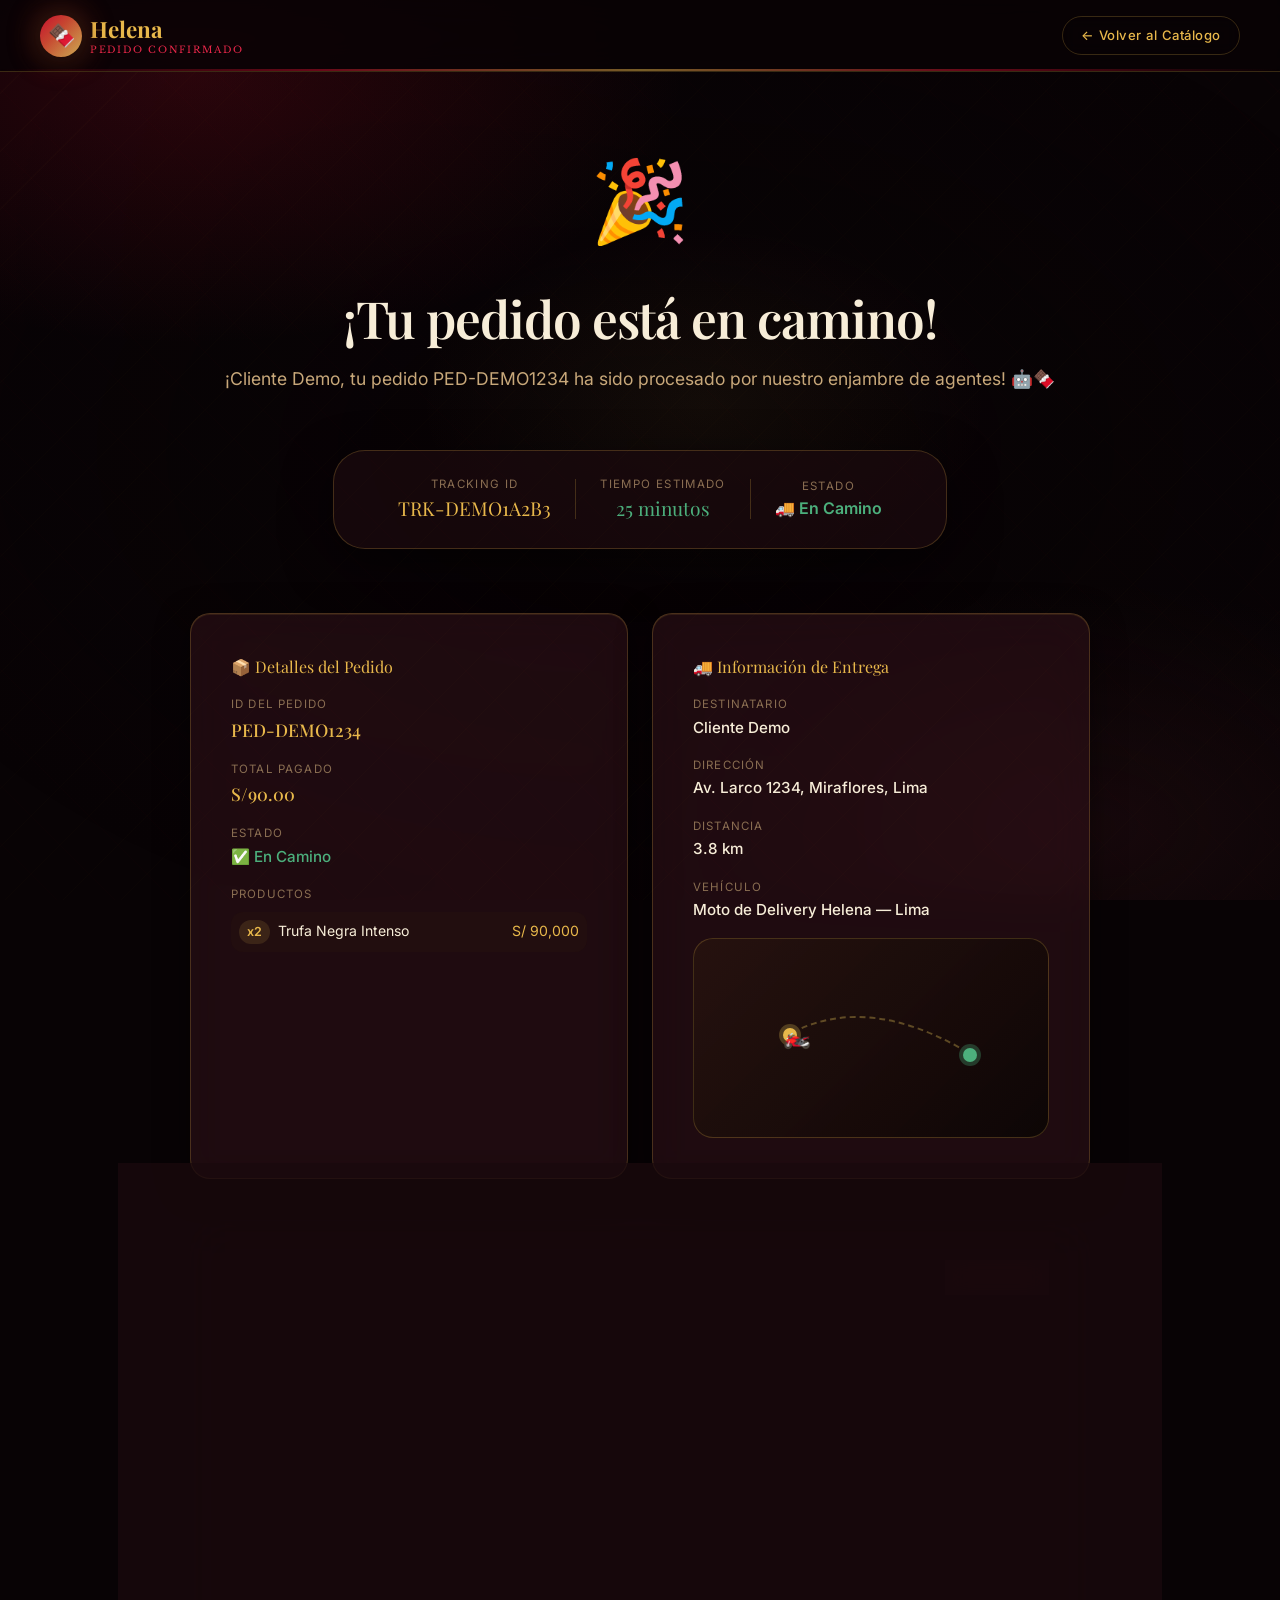
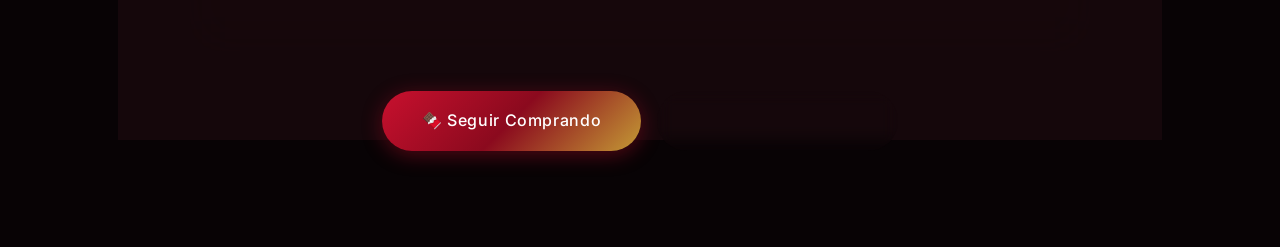
<file: frontend/success.html>
<!DOCTYPE html>
<html lang="es">
<head>
  <meta charset="UTF-8">
  <meta name="viewport" content="width=device-width, initial-scale=1.0">
  <meta name="description" content="¡Pedido confirmado! — Chocolates Helena Perú. Tu pedido está en camino en Lima.">
  <title>¡Éxito! Tu pedido está en camino — Chocolates Helena Perú</title>
  <link rel="stylesheet" href="css/main.css">
  <link rel="stylesheet" href="css/animations.css">
  <style>
    .success-page { min-height: 100vh; display: flex; align-items: center; justify-content: center; padding: calc(var(--nav-height) + var(--space-2xl)) var(--space-xl) var(--space-3xl); }
    .success-container { max-width: 900px; width: 100%; }
    .success-hero { text-align: center; margin-bottom: var(--space-2xl); }
    .success-icon { font-size: 5rem; display: block; margin-bottom: var(--space-lg); animation: successBounce 0.6s ease forwards, float 3s ease-in-out 0.6s infinite; }
    .success-title { font-size: clamp(2rem,4vw,3.2rem); margin-bottom: var(--space-md); color: var(--cream); }
    .success-subtitle { font-size: 1.1rem; color: var(--text-secondary); margin-bottom: var(--space-xl); }
    .success-grid { display: grid; grid-template-columns: 1fr 1fr; gap: var(--space-lg); margin-bottom: var(--space-xl); }
    .info-block { padding: var(--space-xl); }
    .info-block-title { font-family: var(--font-display); color: var(--gold); font-size: 1rem; margin-bottom: var(--space-md); display: flex; align-items: center; gap: var(--space-sm); }
    .info-row { display: flex; flex-direction: column; gap: 2px; margin-bottom: var(--space-md); }
    .info-label { font-size: 0.72rem; text-transform: uppercase; letter-spacing: 0.1em; color: var(--text-muted); }
    .info-value { font-size: 0.95rem; color: var(--text-primary); font-weight: 500; }
    .info-value.gold { color: var(--gold); font-family: var(--font-display); font-size: 1.1rem; }
    .order-items { display: flex; flex-direction: column; gap: var(--space-sm); margin-top: var(--space-sm); }
    .order-item { display: flex; align-items: center; gap: var(--space-sm); padding: var(--space-sm); background: rgba(44,24,16,0.3); border-radius: var(--radius-md); font-size: 0.88rem; }
    .order-item-qty { background: rgba(201,168,76,0.15); color: var(--gold); border-radius: var(--radius-pill); padding: 2px 8px; font-size: 0.78rem; font-weight: 600; }
    /* Map placeholder */
    .map-container { background: linear-gradient(135deg, rgba(44,24,16,0.6), rgba(10,5,4,0.8)); border: 1px solid var(--glass-border); border-radius: var(--radius-lg); height: 200px; display: flex; align-items: center; justify-content: center; position: relative; overflow: hidden; margin-top: var(--space-md); }
    .map-dot-origin { position: absolute; width: 14px; height: 14px; background: var(--gold); border-radius: 50%; box-shadow: 0 0 0 4px rgba(201,168,76,0.3); animation: pulseGlow 2s infinite; left: 25%; top: 45%; }
    .map-dot-dest { position: absolute; width: 14px; height: 14px; background: var(--success); border-radius: 50%; box-shadow: 0 0 0 4px rgba(76,175,124,0.3); animation: pulseGlow 2s infinite 0.5s; right: 20%; top: 55%; }
    .map-line { position: absolute; left: 0; top: 0; width: 100%; height: 100%; pointer-events: none; }
    .map-vehicle { position: absolute; font-size: 1.4rem; left: 25%; top: 40%; animation: mapVehicle 4s ease-in-out infinite alternate; }
    @keyframes mapVehicle { from { left: 27%; } to { left: 65%; top: 50%; } }
    .map-info { text-align: center; z-index: 1; display: flex; flex-direction: column; gap: var(--space-sm); }
    /* Confetti */
    .confetti-container { position: fixed; inset: 0; pointer-events: none; z-index: 9999; overflow: hidden; }
    .confetti-piece { position: absolute; width: 10px; height: 10px; opacity: 0; border-radius: 2px; animation: confetti-fall linear forwards; }
    /* JSON block */
    .json-block { background: rgba(10,5,4,0.9); border: 1px solid var(--glass-border); border-radius: var(--radius-md); padding: var(--space-lg); font-family: 'Courier New', monospace; font-size: 0.75rem; color: var(--gold-pale); overflow-x: auto; max-height: 300px; overflow-y: auto; }
    .json-key { color: var(--gold-light); }
    .json-str { color: var(--success); }
    .json-num { color: var(--info); }
    .json-bool{ color: var(--warning); }
    @media (max-width: 700px) { .success-grid { grid-template-columns: 1fr; } }
  </style>
</head>
<body>

<!-- NAVBAR -->
<nav class="navbar">
  <a href="index.html" class="nav-logo">
    <div class="nav-logo-icon">🍫</div>
    <div>
      <span class="nav-logo-text">Helena</span>
      <span class="nav-logo-subtitle">Pedido Confirmado</span>
    </div>
  </a>
  <div class="nav-actions">
    <a href="index.html" class="btn btn-secondary btn-sm">← Volver al Catálogo</a>
  </div>
</nav>

<!-- Confetti -->
<div class="confetti-container" id="confetti"></div>

<!-- MAIN -->
<main class="success-page">
  <div class="success-container">

    <!-- Hero -->
    <div class="success-hero animate-fadeInUp">
      <span class="success-icon">🎉</span>
      <h1 class="success-title">¡Tu pedido está en camino!</h1>
      <p class="success-subtitle" id="success-subtitle">
        El enjambre de agentes procesó tu pedido exitosamente. Pronto recibirás tu chocolate.
      </p>

      <!-- Tracking Banner -->
      <div class="glass-panel" style="display:inline-flex;align-items:center;gap:var(--space-lg);padding:var(--space-lg) var(--space-2xl);margin-top:var(--space-md)">
        <div>
          <div style="font-size:0.72rem;text-transform:uppercase;letter-spacing:0.12em;color:var(--text-muted)">Tracking ID</div>
          <div style="font-family:var(--font-display);font-size:1.2rem;color:var(--gold)" id="tracking-id">—</div>
        </div>
        <div style="width:1px;height:40px;background:var(--glass-border)"></div>
        <div>
          <div style="font-size:0.72rem;text-transform:uppercase;letter-spacing:0.12em;color:var(--text-muted)">Tiempo Estimado</div>
          <div style="font-family:var(--font-display);font-size:1.2rem;color:var(--success)" id="eta-display">Calculando...</div>
        </div>
        <div style="width:1px;height:40px;background:var(--glass-border)"></div>
        <div>
          <div style="font-size:0.72rem;text-transform:uppercase;letter-spacing:0.12em;color:var(--text-muted)">Estado</div>
          <div style="font-size:1rem;color:var(--success);font-weight:600">🚚 En Camino</div>
        </div>
      </div>
    </div>

    <!-- Info Grid -->
    <div class="success-grid">
      <!-- Pedido -->
      <div class="glass-card info-block animate-slideLeft">
        <div class="info-block-title">📦 Detalles del Pedido</div>
        <div class="info-row">
          <span class="info-label">ID del Pedido</span>
          <span class="info-value gold" id="pedido-id">—</span>
        </div>
        <div class="info-row">
          <span class="info-label">Total Pagado</span>
          <span class="info-value gold" id="pedido-total">—</span>
        </div>
        <div class="info-row">
          <span class="info-label">Estado</span>
          <span class="info-value" style="color:var(--success)">✅ En Camino</span>
        </div>
        <div class="info-label" style="margin-bottom:var(--space-xs)">Productos</div>
        <div class="order-items" id="order-items-list">—</div>
      </div>

      <!-- Entrega -->
      <div class="glass-card info-block animate-slideRight">
        <div class="info-block-title">🚚 Información de Entrega</div>
        <div class="info-row">
          <span class="info-label">Destinatario</span>
          <span class="info-value" id="cliente-nombre">—</span>
        </div>
        <div class="info-row">
          <span class="info-label">Dirección</span>
          <span class="info-value" id="cliente-direccion">—</span>
        </div>
        <div class="info-row">
          <span class="info-label">Distancia</span>
          <span class="info-value" id="distancia">—</span>
        </div>
        <div class="info-row">
          <span class="info-label">Vehículo</span>
          <span class="info-value" id="vehiculo">Moto de Delivery Helena</span>
        </div>

        <!-- Map Visual -->
        <div class="map-container">
          <div class="map-dot-origin" title="Bodega Helena"></div>
          <div class="map-dot-dest" title="Tu dirección"></div>
          <div class="map-vehicle">🏍️</div>
          <svg class="map-line" viewBox="0 0 300 200" xmlns="http://www.w3.org/2000/svg">
            <path id="route-path" d="M 80 90 Q 150 60 240 110" stroke="rgba(201,168,76,0.4)" stroke-width="2" fill="none" stroke-dasharray="6,4"/>
          </svg>
        </div>
      </div>
    </div>

    <!-- Respuesta JSON del Agente 4 -->
    <div class="glass-panel" style="padding:var(--space-xl);margin-bottom:var(--space-xl)" id="json-section">
      <div style="display:flex;align-items:center;justify-content:space-between;margin-bottom:var(--space-md)">
        <h3 style="font-family:var(--font-display);color:var(--gold);font-size:1rem">
          🤖 Respuesta JSON del Agente 4 — Operaciones & Logística
        </h3>
        <button class="btn btn-ghost btn-sm" id="copy-json-btn" onclick="copyJSON()">📋 Copiar</button>
      </div>
      <pre class="json-block" id="json-output">Cargando datos del agente...</pre>
    </div>

    <!-- Actions -->
    <div style="display:flex;gap:var(--space-md);justify-content:center;flex-wrap:wrap">
      <a href="index.html" class="btn btn-primary btn-lg">🍫 Seguir Comprando</a>
      <a href="admin.html" class="btn btn-secondary btn-lg">📊 Ver Panel Admin</a>
    </div>

  </div>
</main>

<script>
// ── Confetti ──────────────────────────────────────────────────
function launchConfetti() {
  const colors = ['#C9A84C','#E8C870','#F5ECD7','#4CAF7C','#6B3A2A','#fff'];
  const container = document.getElementById('confetti');
  for (let i = 0; i < 80; i++) {
    const piece = document.createElement('div');
    piece.className = 'confetti-piece';
    piece.style.cssText = `
      left: ${Math.random()*100}%;
      top: -20px;
      background: ${colors[Math.floor(Math.random()*colors.length)]};
      width: ${6+Math.random()*8}px;
      height: ${6+Math.random()*8}px;
      border-radius: ${Math.random()>0.5?'50%':'2px'};
      animation-duration: ${2+Math.random()*3}s;
      animation-delay: ${Math.random()*1.5}s;
      opacity: 1;
      transform: rotate(${Math.random()*360}deg);
    `;
    container.appendChild(piece);
    setTimeout(() => piece.remove(), 6000);
  }
}

// ── JSON Syntax Highlighter ───────────────────────────────────
function syntaxHighlight(json) {
  if (typeof json !== 'string') json = JSON.stringify(json, null, 2);
  return json
    .replace(/&/g, '&amp;').replace(/</g, '&lt;').replace(/>/g, '&gt;')
    .replace(/("(\\u[a-zA-Z0-9]{4}|\\[^u]|[^\\"])*"(\s*:)?|\b(true|false|null)\b|-?\d+(?:\.\d*)?(?:[eE][+\-]?\d+)?)/g, match => {
      let cls = 'json-num';
      if (/^"/.test(match)) { cls = /:$/.test(match) ? 'json-key' : 'json-str'; }
      else if (/true|false/.test(match)) { cls = 'json-bool'; }
      return `<span class="${cls}">${match}</span>`;
    });
}

function copyJSON() {
  const raw = document.getElementById('json-output').dataset.raw || '';
  navigator.clipboard.writeText(raw).then(() => {
    const btn = document.getElementById('copy-json-btn');
    btn.textContent = '✅ Copiado';
    setTimeout(() => btn.textContent = '📋 Copiar', 2000);
  });
}

// ── Load Order Result ──────────────────────────────────────────
document.addEventListener('DOMContentLoaded', () => {
  launchConfetti();

  const raw = sessionStorage.getItem('helena_order_result');

  if (!raw) {
    // Mostrar datos demo si no hay resultado real
    const demo = {
      status: 'SUCCESS',
      pedido: { id: 'PED-DEMO1234', status: 'En Camino', items: [{ name: 'Trufa Negra Intenso', quantity: 2, subtotal: 90000 }], total: 90000, totalFormateado: 'S/90.00' },
      cliente: { nombre: 'Cliente Demo', email: 'demo@helena.pe', direccion: 'Av. Larco 1234, Miraflores, Lima' },
      pago: { aprobado: true, token: 'tok_DEMO123456789' },
      entrega: { trackingId: 'TRK-DEMO1A2B3', origen: 'Bodega Helena — Miraflores, Lima', destino: { direccion: 'Av. Larco 1234, Miraflores, Lima', ciudad: 'Lima', lat: -12.1191, lng: -77.0299 }, distanciaKm: 3.8, tiempoEstimadoMin: 25, tiempoEstimadoTexto: '25 minutos', vehiculo: 'Moto de Delivery Helena — Lima', rutaPuntos: [] },
      mensajeFrontend: '🍫 ¡Tu pedido PED-DEMO1234 está en camino! Tiempo estimado: 25 minutos. Tracking: TRK-DEMO1A2B3',
      generadoEn: new Date().toISOString()
    };
    loadResult(demo);
    return;
  }

  try {
    const result = JSON.parse(raw);
    loadResult(result);
    sessionStorage.removeItem('helena_order_result');
  } catch (e) {
    document.getElementById('json-output').textContent = 'Error al parsear los datos del pedido.';
  }
});

function loadResult(result) {
  const p = result.pedido || {};
  const c = result.cliente || {};
  const e = result.entrega || {};

  document.getElementById('tracking-id').textContent = e.trackingId || '—';
  document.getElementById('eta-display').textContent = e.tiempoEstimadoTexto || '—';
  document.getElementById('success-subtitle').textContent =
    `¡${c.nombre || 'Estimado cliente'}, tu pedido ${p.id || ''} ha sido procesado por nuestro enjambre de agentes! 🤖🍫`;

  document.getElementById('pedido-id').textContent = p.id || '—';
  document.getElementById('pedido-total').textContent = p.totalFormateado || `S/ ${(p.total||0).toLocaleString('es-PE')}`;

  const items = p.items || [];
  document.getElementById('order-items-list').innerHTML = items.map(i =>
    `<div class="order-item"><span class="order-item-qty">x${i.quantity}</span> ${i.name} <span style="margin-left:auto;color:var(--gold)">S/ ${(i.subtotal||0).toLocaleString('es-PE')}</span></div>`
  ).join('') || '<div style="color:var(--text-muted)">—</div>';

  document.getElementById('cliente-nombre').textContent = c.nombre || '—';
  document.getElementById('cliente-direccion').textContent = c.direccion || '—';
  document.getElementById('distancia').textContent = e.distanciaKm ? `${e.distanciaKm} km` : '—';
  document.getElementById('vehiculo').textContent = e.vehiculo || 'Moto de Delivery Helena';

  const jsonEl = document.getElementById('json-output');
  const jsonStr = JSON.stringify(result, null, 2);
  jsonEl.innerHTML = syntaxHighlight(jsonStr);
  jsonEl.dataset.raw = jsonStr;
}
</script>
</body>
</html>
</file>
<file: frontend/css/main.css>
@import url('https://fonts.googleapis.com/css2?family=Playfair+Display:ital,wght@0,400;0,600;0,700;1,400;1,600&family=Inter:wght@300;400;500;600&family=Cormorant+Garamond:ital,wght@0,300;0,600;1,300&family=Libre+Baskerville:ital,wght@0,400;0,700;1,400&display=swap');

:root {
  /* ── Paleta Peruana ─────────────────────────────────────── */
  --peru-red:       #C8102E;   /* Rojo Bandera */
  --peru-red-deep:  #8B0A1E;   /* Rojo oscuro */
  --peru-red-light: #E8274A;   /* Rojo vibrante */
  --peru-red-glow:  rgba(200,16,46,0.28);

  /* Tonos chocolate peruano (cacao amazónico) */
  --choc-black:   #080305;
  --choc-deep:    #100608;
  --choc-dark:    #1A0A0D;
  --choc-mid:     #2D1218;
  --choc-warm:    #4A1E25;
  --choc-brown:   #7A3030;
  --choc-mocha:   #9B5C4A;
  --choc-caramel: #B8845A;

  /* Dorado Sol Inca */
  --gold:         #E8B84B;
  --gold-light:   #F5CF6A;
  --gold-pale:    #FAE8A8;
  --gold-deep:    #C49A35;
  --gold-glow:    rgba(232,184,75,0.35);

  /* Cremas y neutros */
  --cream:        #F7EDD8;
  --cream-dark:   #EACFA8;
  --cream-darker: #C8A87A;
  --text-primary:   #F7EDD8;
  --text-secondary: #C8A87A;
  --text-muted:     #8A6E52;

  /* Glassmorphism */
  --glass-bg:     rgba(26,10,13,0.78);
  --glass-border: rgba(232,184,75,0.22);
  --glass-hover:  rgba(232,184,75,0.10);
  --glass-card:   rgba(45,18,24,0.60);
  --glass-red:    rgba(200,16,46,0.12);

  /* Semáforo */
  --success: #4CAF7C;
  --success-bg: rgba(76,175,124,0.15);
  --error:   #E05A4F;
  --error-bg: rgba(224,90,79,0.15);
  --warning: #E8A840;
  --info:    #5AB4E0;

  /* Tipografía */
  --font-display: 'Playfair Display', Georgia, serif;
  --font-body:    'Inter', -apple-system, sans-serif;
  --font-elegant: 'Libre Baskerville', Georgia, serif;
  --font-italic:  'Cormorant Garamond', Georgia, serif;

  /* Espaciado */
  --space-xs: 4px;  --space-sm: 8px;   --space-md: 16px;
  --space-lg: 24px; --space-xl: 40px;  --space-2xl: 64px; --space-3xl: 96px;

  /* Radios */
  --radius-sm: 6px; --radius-md: 12px; --radius-lg: 20px;
  --radius-xl: 32px; --radius-pill: 999px;

  /* Sombras */
  --shadow-sm:   0 2px 8px rgba(0,0,0,0.35);
  --shadow-md:   0 8px 24px rgba(0,0,0,0.45);
  --shadow-lg:   0 16px 48px rgba(0,0,0,0.55);
  --shadow-gold: 0 0 36px rgba(232,184,75,0.28), 0 4px 16px rgba(0,0,0,0.45);
  --shadow-red:  0 0 36px rgba(200,16,46,0.25), 0 4px 20px rgba(0,0,0,0.45);
  --shadow-card: 0 8px 32px rgba(0,0,0,0.50), inset 0 1px 0 rgba(232,184,75,0.10);

  /* Transiciones */
  --t-fast:   0.15s ease;
  --t-smooth: 0.35s cubic-bezier(0.4,0,0.2,1);
  --t-spring: 0.5s cubic-bezier(0.34,1.56,0.64,1);

  --max-width: 1280px;
  --nav-height: 72px;
}

/* ── Reset & Base ───────────────────────────────────────────── */
*,*::before,*::after { box-sizing: border-box; margin: 0; padding: 0; }
html { scroll-behavior: smooth; }

body {
  font-family: var(--font-body);
  background-color: var(--choc-black);
  color: var(--text-primary);
  line-height: 1.6;
  min-height: 100vh;
  overflow-x: hidden;
  -webkit-font-smoothing: antialiased;
}

/* Fondo con degradado peruano sutil */
body::before {
  content: '';
  position: fixed; inset: 0;
  background:
    radial-gradient(ellipse 70% 55% at 15% 8%,  rgba(200,16,46,0.18) 0%, transparent 55%),
    radial-gradient(ellipse 55% 45% at 85% 92%, rgba(26,10,13,0.85) 0%, transparent 60%),
    radial-gradient(ellipse 45% 40% at 55% 45%, rgba(232,184,75,0.05) 0%, transparent 50%),
    radial-gradient(ellipse 80% 70% at 50% 50%, rgba(8,3,5,0.6) 0%, transparent 80%);
  pointer-events: none; z-index: 0;
}

/* Patrón andino sutil en el fondo */
body::after {
  content: '';
  position: fixed; inset: 0;
  background-image: repeating-linear-gradient(
    45deg,
    transparent,
    transparent 40px,
    rgba(200,16,46,0.02) 40px,
    rgba(200,16,46,0.02) 41px
  ),
  repeating-linear-gradient(
    -45deg,
    transparent,
    transparent 40px,
    rgba(232,184,75,0.02) 40px,
    rgba(232,184,75,0.02) 41px
  );
  pointer-events: none; z-index: 0;
}

/* ── Tipografía ─────────────────────────────────────────────── */
h1,h2,h3,h4 {
  font-family: var(--font-display);
  font-weight: 600; line-height: 1.2;
  letter-spacing: -0.02em;
}
h1 { font-size: clamp(2.2rem,5vw,3.8rem); }
h2 { font-size: clamp(1.6rem,3vw,2.4rem); }
h3 { font-size: clamp(1.1rem,2vw,1.5rem); }

.text-gold     { color: var(--gold); }
.text-red      { color: var(--peru-red); }
.text-cream    { color: var(--cream); }
.text-muted    { color: var(--text-muted); }
.display-text  { font-family: var(--font-italic); font-style: italic; font-weight: 300; letter-spacing: 0.05em; }
.elegant-text  { font-family: var(--font-elegant); }

/* ── Navbar ─────────────────────────────────────────────────── */
.navbar {
  position: fixed; top: 0; left: 0; right: 0; height: var(--nav-height); z-index: 1000;
  display: flex; align-items: center; justify-content: space-between; padding: 0 var(--space-xl);
  background: rgba(8,3,5,0.88); backdrop-filter: blur(20px) saturate(1.5);
  border-bottom: 1px solid var(--glass-border);
  transition: background var(--t-smooth);
}
.navbar.scrolled { background: rgba(8,3,5,0.98); }

/* Línea roja peruana bajo el nav */
.navbar::after {
  content: '';
  position: absolute; bottom: 0; left: 0; right: 0; height: 2px;
  background: linear-gradient(90deg, transparent, var(--peru-red), var(--gold), var(--peru-red), transparent);
  opacity: 0.5;
}

.nav-logo { display: flex; align-items: center; gap: var(--space-sm); text-decoration: none; }
.nav-logo-icon {
  width: 42px; height: 42px;
  background: linear-gradient(135deg, var(--peru-red) 0%, var(--gold-deep) 100%);
  border-radius: 50%; display: flex; align-items: center; justify-content: center;
  font-size: 22px; box-shadow: var(--shadow-red), var(--shadow-gold);
  position: relative; overflow: hidden;
}
.nav-logo-icon::after {
  content: '';
  position: absolute; inset: 0;
  background: linear-gradient(135deg, transparent 40%, rgba(255,255,255,0.15) 100%);
  border-radius: 50%;
}

.nav-logo-text     { font-family: var(--font-display); font-size: 1.4rem; font-weight: 700; color: var(--gold); }
.nav-logo-subtitle { font-family: var(--font-elegant); font-size: 0.60rem; color: var(--peru-red-light); letter-spacing: 0.18em; text-transform: uppercase; display: block; margin-top: -5px; }

.nav-links { display: flex; align-items: center; gap: var(--space-xl); list-style: none; }
.nav-links a {
  color: var(--text-secondary); text-decoration: none; font-size: 0.9rem;
  font-weight: 500; letter-spacing: 0.05em; transition: color var(--t-fast); position: relative;
}
.nav-links a::after {
  content: ''; position: absolute; bottom: -4px; left: 0; right: 0; height: 2px;
  background: linear-gradient(90deg, var(--peru-red), var(--gold));
  transform: scaleX(0); transition: transform var(--t-smooth); transform-origin: center;
}
.nav-links a:hover { color: var(--gold); }
.nav-links a:hover::after { transform: scaleX(1); }
.nav-actions { display: flex; align-items: center; gap: var(--space-md); }

/* ── Botones ─────────────────────────────────────────────────── */
.btn {
  display: inline-flex; align-items: center; justify-content: center; gap: var(--space-sm);
  padding: 12px 28px; border-radius: var(--radius-pill); font-family: var(--font-body);
  font-weight: 500; font-size: 0.9rem; letter-spacing: 0.04em; cursor: pointer; border: none;
  transition: all var(--t-smooth); text-decoration: none; white-space: nowrap;
  position: relative; overflow: hidden;
}
.btn::before {
  content: ''; position: absolute; inset: 0;
  background: rgba(255,255,255,0.08); opacity: 0; transition: opacity var(--t-fast);
}
.btn:hover::before { opacity: 1; }

.btn-primary {
  background: linear-gradient(135deg, var(--peru-red) 0%, var(--peru-red-deep) 50%, var(--gold-deep) 100%);
  color: #fff;
  box-shadow: 0 4px 20px rgba(200,16,46,0.4), 0 2px 8px rgba(0,0,0,0.3);
}
.btn-primary:hover { transform: translateY(-2px); box-shadow: 0 8px 32px rgba(200,16,46,0.55), 0 4px 16px rgba(232,184,75,0.3); }
.btn-primary:active { transform: translateY(0); }

.btn-secondary {
  background: transparent; color: var(--gold); border: 1px solid var(--glass-border);
  backdrop-filter: blur(8px);
}
.btn-secondary:hover { border-color: var(--gold); background: var(--glass-hover); transform: translateY(-2px); }

.btn-ghost {
  background: var(--glass-bg); color: var(--text-primary);
  border: 1px solid var(--glass-border); backdrop-filter: blur(12px);
}
.btn-ghost:hover { border-color: var(--gold); color: var(--gold); }

.btn-red {
  background: linear-gradient(135deg, var(--peru-red), var(--peru-red-deep));
  color: #fff; box-shadow: 0 4px 20px rgba(200,16,46,0.4);
}
.btn-red:hover { transform: translateY(-2px); box-shadow: 0 8px 32px rgba(200,16,46,0.6); }

.btn-sm  { padding: 8px 18px; font-size: 0.82rem; }
.btn-lg  { padding: 16px 40px; font-size: 1rem; }

/* ── Cards de Vidrio ─────────────────────────────────────────── */
.glass-card {
  background: var(--glass-card); backdrop-filter: blur(20px) saturate(1.4);
  border: 1px solid var(--glass-border); border-radius: var(--radius-lg);
  box-shadow: var(--shadow-card); transition: all var(--t-smooth);
}
.glass-card:hover {
  border-color: rgba(232,184,75,0.4);
  box-shadow: var(--shadow-gold), 0 0 0 1px rgba(200,16,46,0.1);
  transform: translateY(-4px);
}

.glass-panel {
  background: var(--glass-bg); backdrop-filter: blur(24px) saturate(1.5);
  border: 1px solid var(--glass-border); border-radius: var(--radius-xl);
  box-shadow: var(--shadow-lg);
}

/* ── Encabezados de sección ─────────────────────────────────── */
.section-header { text-align: center; margin-bottom: var(--space-2xl); }
.section-label {
  display: inline-block; font-family: var(--font-elegant); font-size: 0.75rem; font-weight: 700;
  letter-spacing: 0.22em; text-transform: uppercase; color: var(--gold);
  background: linear-gradient(135deg, rgba(200,16,46,0.1), rgba(232,184,75,0.12));
  border: 1px solid rgba(232,184,75,0.25); border-radius: var(--radius-pill);
  padding: 6px 20px; margin-bottom: var(--space-md);
}
.section-title    { margin-bottom: var(--space-md); color: var(--cream); }
.section-subtitle { color: var(--text-secondary); font-size: 1.05rem; max-width: 560px; margin: 0 auto; font-weight: 300; }

/* ── Formularios ─────────────────────────────────────────────── */
.badge {
  display: inline-flex; align-items: center; justify-content: center;
  min-width: 20px; height: 20px; padding: 0 6px; border-radius: var(--radius-pill);
  font-size: 0.72rem; font-weight: 600;
  background: linear-gradient(135deg, var(--peru-red), var(--gold-deep));
  color: #fff;
}

.form-group  { display: flex; flex-direction: column; gap: var(--space-xs); }
.form-label  { font-size: 0.8rem; font-weight: 500; color: var(--text-secondary); letter-spacing: 0.06em; text-transform: uppercase; }
.form-input  {
  background: rgba(45,18,24,0.65); border: 1px solid var(--glass-border);
  border-radius: var(--radius-md); padding: 14px 18px;
  font-family: var(--font-body); font-size: 0.95rem; color: var(--text-primary);
  transition: all var(--t-fast); outline: none; width: 100%;
}
.form-input::placeholder { color: var(--text-muted); }
.form-input:focus {
  border-color: var(--gold);
  background: rgba(45,18,24,0.85);
  box-shadow: 0 0 0 3px rgba(232,184,75,0.12), 0 0 0 1px rgba(200,16,46,0.08);
}
.form-input.error { border-color: var(--error); }

/* ── Toast ───────────────────────────────────────────────────── */
.toast-container {
  position: fixed; bottom: var(--space-xl); right: var(--space-xl);
  z-index: 9000; display: flex; flex-direction: column; gap: var(--space-sm); pointer-events: none;
}
.toast {
  background: var(--glass-bg); backdrop-filter: blur(20px);
  border: 1px solid var(--glass-border); border-radius: var(--radius-lg);
  padding: var(--space-md) var(--space-lg); color: var(--text-primary);
  font-size: 0.9rem; pointer-events: all;
  animation: toastIn 0.4s var(--t-spring) forwards;
  max-width: 320px; display: flex; align-items: center; gap: var(--space-sm);
}
.toast.success { border-color: rgba(76,175,124,0.5); }
.toast.error   { border-color: rgba(200,16,46,0.6); }
@keyframes toastIn {
  from { opacity: 0; transform: translateX(100px) scale(0.9); }
  to   { opacity: 1; transform: translateX(0) scale(1); }
}

/* ── Scrollbar ──────────────────────────────────────────────── */
::-webkit-scrollbar        { width: 5px; height: 5px; }
::-webkit-scrollbar-track  { background: var(--choc-dark); }
::-webkit-scrollbar-thumb  { background: var(--choc-warm); border-radius: var(--radius-pill); }
::-webkit-scrollbar-thumb:hover { background: var(--peru-red); }

/* ── Layout ─────────────────────────────────────────────────── */
.container { max-width: var(--max-width); margin: 0 auto; padding: 0 var(--space-xl); }
.flex      { display: flex; } .flex-col { flex-direction: column; }
.items-center { align-items: center; } .justify-between { justify-content: space-between; }
.justify-center { justify-content: center; }
.gap-sm { gap: var(--space-sm); } .gap-md { gap: var(--space-md); } .gap-lg { gap: var(--space-lg); }
.w-full  { width: 100%; } .text-center { text-align: center; }
section  { position: relative; z-index: 1; }

/* ── Divisor ornamental andino ──────────────────────────────── */
.ornament-divider {
  display: flex; align-items: center; gap: var(--space-md);
  color: var(--gold); font-size: 1.2rem; opacity: 0.65;
}
.ornament-divider::before,.ornament-divider::after {
  content: ''; flex: 1; height: 1px;
  background: linear-gradient(90deg, transparent, var(--peru-red), var(--gold), var(--peru-red), transparent);
}

/* ── Footer ─────────────────────────────────────────────────── */
.footer {
  position: relative; z-index: 1; padding: var(--space-xl) 0;
  border-top: 1px solid var(--glass-border);
  background: rgba(8,3,5,0.9); backdrop-filter: blur(20px);
}
.footer-inner {
  display: flex; align-items: center; justify-content: space-between;
  flex-wrap: wrap; gap: var(--space-md);
}
.footer-brand {
  font-family: var(--font-display); font-size: 1.1rem; color: var(--gold);
  display: flex; align-items: center; gap: var(--space-sm);
}
.footer-copy { font-size: 0.82rem; color: var(--text-muted); }

/* ── Bandera peruana mini decorativa ─────────────────────────── */
.peru-flag-badge {
  display: inline-flex; align-items: center; gap: 6px;
  background: rgba(200,16,46,0.12); border: 1px solid rgba(200,16,46,0.3);
  border-radius: var(--radius-pill); padding: 3px 12px;
  font-size: 0.72rem; color: var(--peru-red-light); font-weight: 600; letter-spacing: 0.1em;
}

/* ── Responsive ─────────────────────────────────────────────── */
@media (max-width: 768px) {
  :root { --nav-height: 60px; }
  .container { padding: 0 var(--space-md); }
  .nav-links { display: none; }
  .navbar { padding: 0 var(--space-md); }
}
</file>
<file: frontend/css/animations.css>
/* ── Animations & Keyframes ─────────────────────────────────────── */

@keyframes fadeIn {
  from { opacity: 0; } to { opacity: 1; }
}
@keyframes fadeInUp {
  from { opacity: 0; transform: translateY(30px); }
  to   { opacity: 1; transform: translateY(0); }
}
@keyframes fadeInDown {
  from { opacity: 0; transform: translateY(-20px); }
  to   { opacity: 1; transform: translateY(0); }
}
@keyframes slideInLeft {
  from { opacity: 0; transform: translateX(-40px); }
  to   { opacity: 1; transform: translateX(0); }
}
@keyframes slideInRight {
  from { opacity: 0; transform: translateX(40px); }
  to   { opacity: 1; transform: translateX(0); }
}
@keyframes scaleIn {
  from { opacity: 0; transform: scale(0.85); }
  to   { opacity: 1; transform: scale(1); }
}
@keyframes shimmer {
  0%   { background-position: -200% center; }
  100% { background-position: 200% center; }
}
@keyframes pulse {
  0%,100% { opacity: 1; }
  50%      { opacity: 0.5; }
}
@keyframes pulseGlow {
  0%,100% { box-shadow: 0 0 8px rgba(201,168,76,0.3); }
  50%      { box-shadow: 0 0 24px rgba(201,168,76,0.7); }
}
@keyframes float {
  0%,100% { transform: translateY(0); }
  50%      { transform: translateY(-8px); }
}
@keyframes rotate {
  from { transform: rotate(0deg); }
  to   { transform: rotate(360deg); }
}
@keyframes ripple {
  0%   { transform: scale(0); opacity: 1; }
  100% { transform: scale(4); opacity: 0; }
}
@keyframes typewriter {
  from { width: 0; }
  to   { width: 100%; }
}
@keyframes blinkCursor {
  0%,100% { border-right-color: var(--gold); }
  50%      { border-right-color: transparent; }
}
@keyframes confetti-fall {
  0%   { transform: translateY(-20px) rotate(0deg); opacity: 1; }
  100% { transform: translateY(100vh) rotate(720deg); opacity: 0; }
}
@keyframes heroGradient {
  0%   { background-position: 0% 50%; }
  50%  { background-position: 100% 50%; }
  100% { background-position: 0% 50%; }
}
@keyframes borderGlow {
  0%,100% { border-color: rgba(201,168,76,0.2); }
  50%      { border-color: rgba(201,168,76,0.6); }
}
@keyframes slideUp {
  from { transform: translateY(100%); opacity: 0; }
  to   { transform: translateY(0); opacity: 1; }
}
@keyframes logEntry {
  from { opacity: 0; transform: translateX(-12px); }
  to   { opacity: 1; transform: translateX(0); }
}
@keyframes agentActivate {
  0%   { box-shadow: 0 0 0 0 rgba(201,168,76,0.5); }
  70%  { box-shadow: 0 0 0 12px rgba(201,168,76,0); }
  100% { box-shadow: 0 0 0 0 rgba(201,168,76,0); }
}
@keyframes mcpPing {
  0%   { transform: scale(1); opacity: 1; }
  50%  { transform: scale(1.5); opacity: 0.5; }
  100% { transform: scale(1); opacity: 1; }
}
@keyframes successBounce {
  0%,100% { transform: scale(1); }
  30%      { transform: scale(1.15); }
  60%      { transform: scale(0.95); }
}
@keyframes cardFlip {
  0%   { transform: rotateY(0deg); }
  100% { transform: rotateY(180deg); }
}
@keyframes dotDance {
  0%,80%,100% { transform: scale(0); opacity: 0.3; }
  40%          { transform: scale(1); opacity: 1; }
}
@keyframes progressBar {
  from { width: 0%; }
  to   { width: 100%; }
}
@keyframes mapDraw {
  from { stroke-dashoffset: 1000; }
  to   { stroke-dashoffset: 0; }
}
@keyframes starPop {
  0%   { transform: scale(0) rotate(-30deg); opacity: 0; }
  60%  { transform: scale(1.2) rotate(10deg); opacity: 1; }
  100% { transform: scale(1) rotate(0deg); opacity: 1; }
}

/* ── Animation Utilities ─────────────────────────────────────── */
.animate-fadeIn      { animation: fadeIn 0.5s ease forwards; }
.animate-fadeInUp    { animation: fadeInUp 0.6s ease forwards; }
.animate-fadeInDown  { animation: fadeInDown 0.5s ease forwards; }
.animate-slideLeft   { animation: slideInLeft 0.5s ease forwards; }
.animate-slideRight  { animation: slideInRight 0.5s ease forwards; }
.animate-scaleIn     { animation: scaleIn 0.4s var(--t-spring) forwards; }
.animate-float       { animation: float 3s ease-in-out infinite; }
.animate-pulse       { animation: pulse 2s ease-in-out infinite; }
.animate-pulseGlow   { animation: pulseGlow 2s ease-in-out infinite; }
.animate-rotate      { animation: rotate 1s linear infinite; }

/* Stagger delays */
.delay-100 { animation-delay: 0.1s; }
.delay-200 { animation-delay: 0.2s; }
.delay-300 { animation-delay: 0.3s; }
.delay-400 { animation-delay: 0.4s; }
.delay-500 { animation-delay: 0.5s; }
.delay-600 { animation-delay: 0.6s; }

/* ── Shimmer Loading ─────────────────────────────────────────── */
.shimmer {
  background: linear-gradient(90deg, var(--choc-warm) 25%, var(--choc-brown) 50%, var(--choc-warm) 75%);
  background-size: 200% auto;
  animation: shimmer 1.5s linear infinite;
}

/* ── Gold Shimmer Text ───────────────────────────────────────── */
.gold-shimmer {
  background: linear-gradient(90deg, var(--gold), var(--gold-pale), var(--gold), var(--gold-light), var(--gold));
  background-size: 200% auto;
  -webkit-background-clip: text;
  -webkit-text-fill-color: transparent;
  background-clip: text;
  animation: shimmer 3s linear infinite;
}

/* ── Typing Dots ─────────────────────────────────────────────── */
.typing-dots { display: flex; gap: 4px; align-items: center; }
.typing-dots span {
  width: 7px; height: 7px; border-radius: 50%;
  background: var(--gold); display: inline-block;
  animation: dotDance 1.2s ease-in-out infinite;
}
.typing-dots span:nth-child(1) { animation-delay: 0s; }
.typing-dots span:nth-child(2) { animation-delay: 0.2s; }
.typing-dots span:nth-child(3) { animation-delay: 0.4s; }

/* ── MCP Status Indicator ────────────────────────────────────── */
.mcp-status-dot {
  width: 8px; height: 8px; border-radius: 50%;
  display: inline-block; animation: mcpPing 1.5s ease-in-out infinite;
}
.mcp-status-dot.active  { background: var(--gold); }
.mcp-status-dot.success { background: var(--success); animation: none; }
.mcp-status-dot.error   { background: var(--error); animation: none; }
.mcp-status-dot.pending { background: var(--text-muted); animation: pulse 1.5s infinite; }

/* ── Progress Steps ──────────────────────────────────────────── */
.step-indicator {
  display: flex; align-items: center; gap: 0; margin-bottom: var(--space-2xl);
}
.step {
  display: flex; flex-direction: column; align-items: center; gap: var(--space-xs);
  flex: 1; position: relative;
}
.step-circle {
  width: 40px; height: 40px; border-radius: 50%;
  display: flex; align-items: center; justify-content: center;
  font-size: 0.85rem; font-weight: 600;
  border: 2px solid var(--glass-border);
  background: var(--choc-dark); color: var(--text-muted);
  transition: all var(--t-smooth); z-index: 1;
}
.step.active .step-circle   { border-color: var(--gold); color: var(--gold); background: rgba(201,168,76,0.12); animation: agentActivate 1.5s ease-in-out infinite; }
.step.done   .step-circle   { border-color: var(--success); background: var(--success); color: var(--choc-dark); }
.step-label { font-size: 0.72rem; color: var(--text-muted); text-align: center; transition: color var(--t-fast); }
.step.active .step-label    { color: var(--gold); }
.step.done   .step-label    { color: var(--success); }
.step-connector {
  position: absolute; top: 20px; left: 50%; right: -50%;
  height: 2px; background: var(--glass-border); z-index: 0; transition: background var(--t-smooth);
}
.step.done .step-connector  { background: var(--success); }

/* ── Hover Lift ──────────────────────────────────────────────── */
.hover-lift { transition: transform var(--t-smooth), box-shadow var(--t-smooth); }
.hover-lift:hover { transform: translateY(-6px); box-shadow: var(--shadow-gold); }

/* ── Card Entrance (scroll reveal) ──────────────────────────── */
.reveal { opacity: 0; transform: translateY(24px); transition: opacity 0.6s ease, transform 0.6s ease; }
.reveal.visible { opacity: 1; transform: translateY(0); }
</file>
